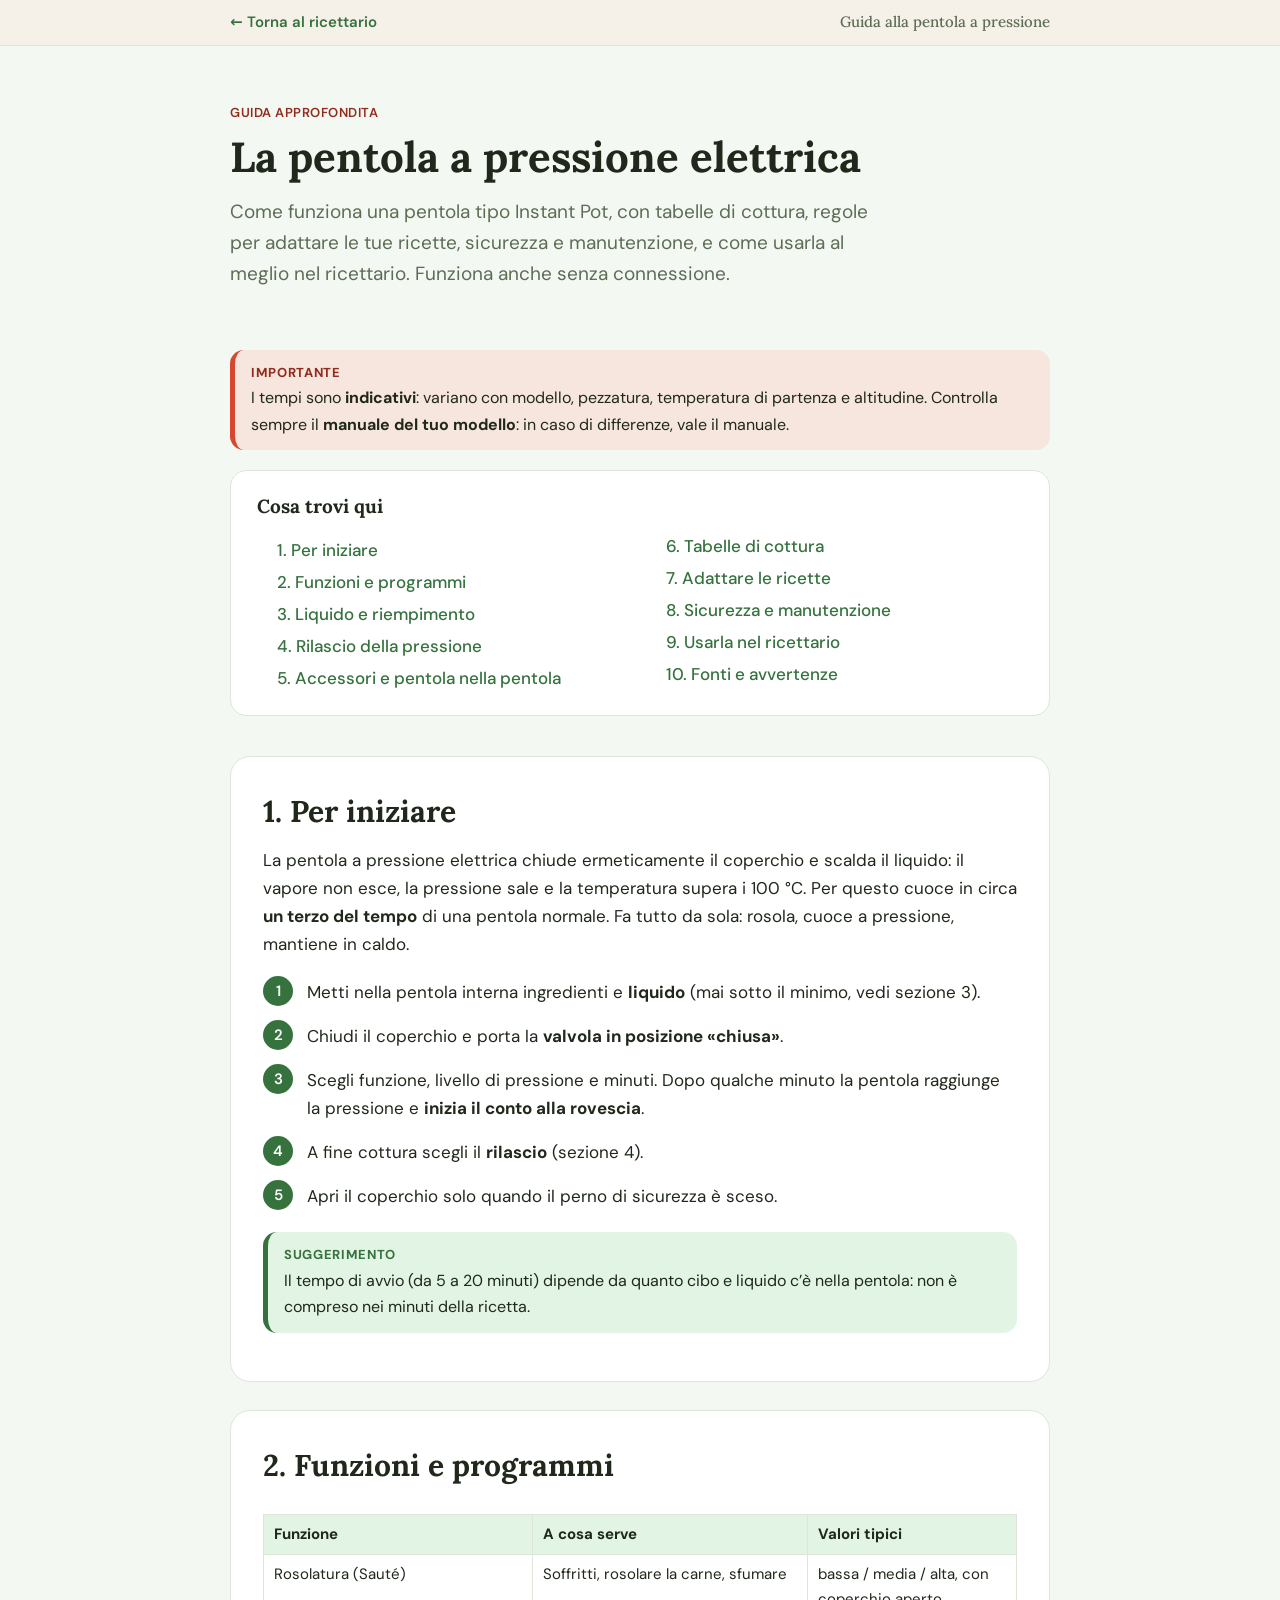
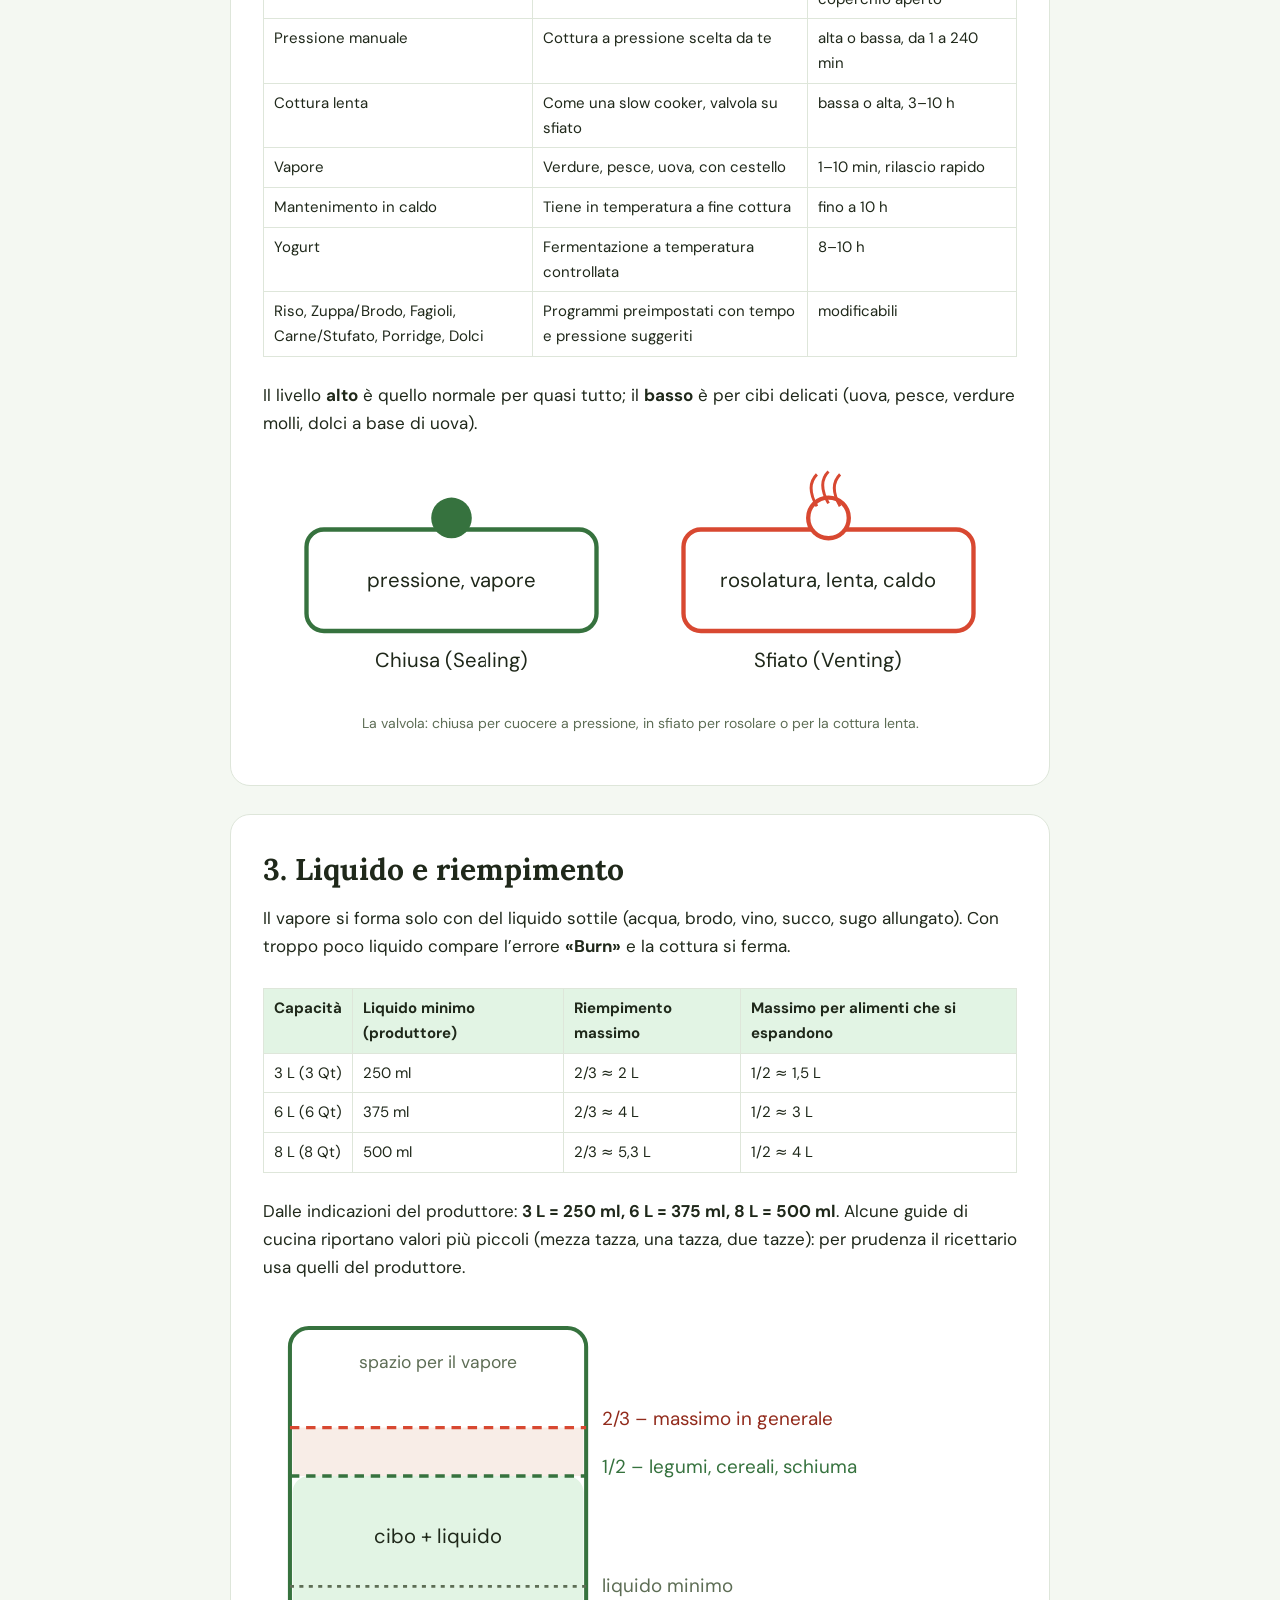
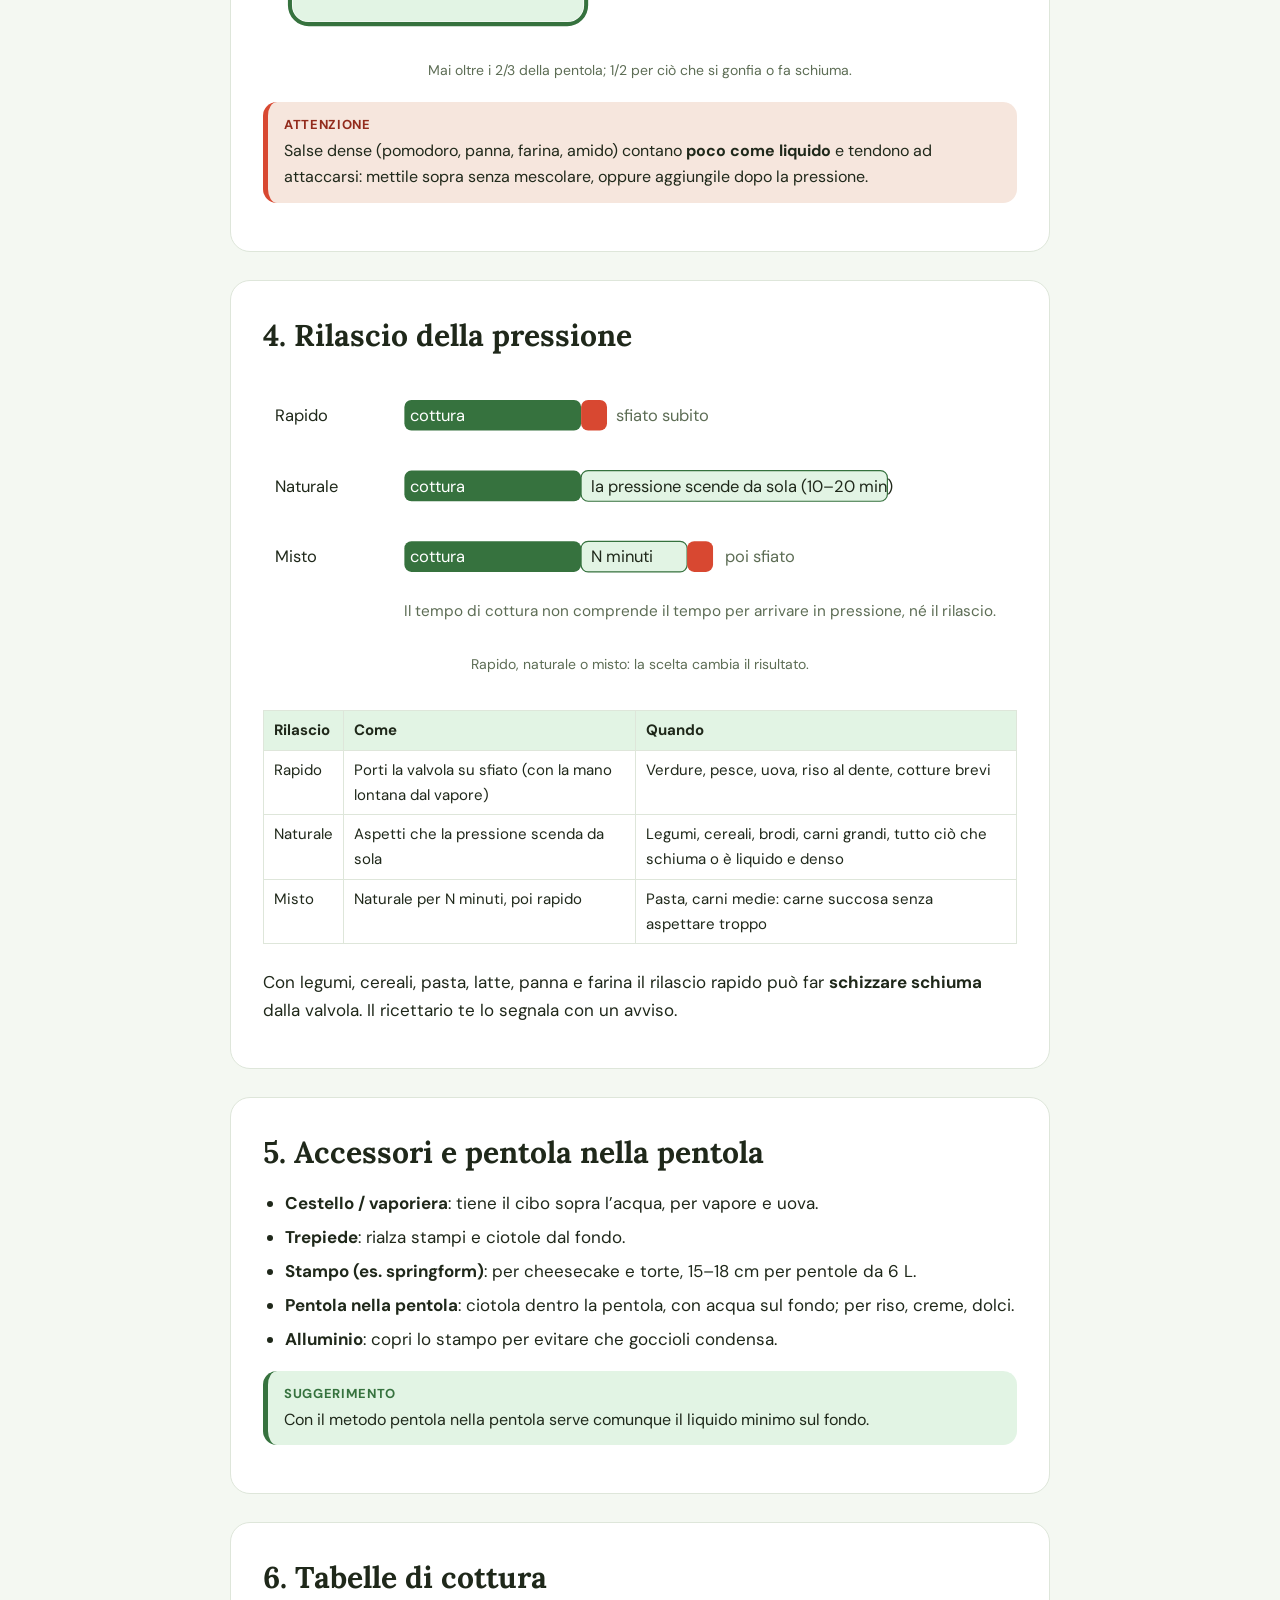
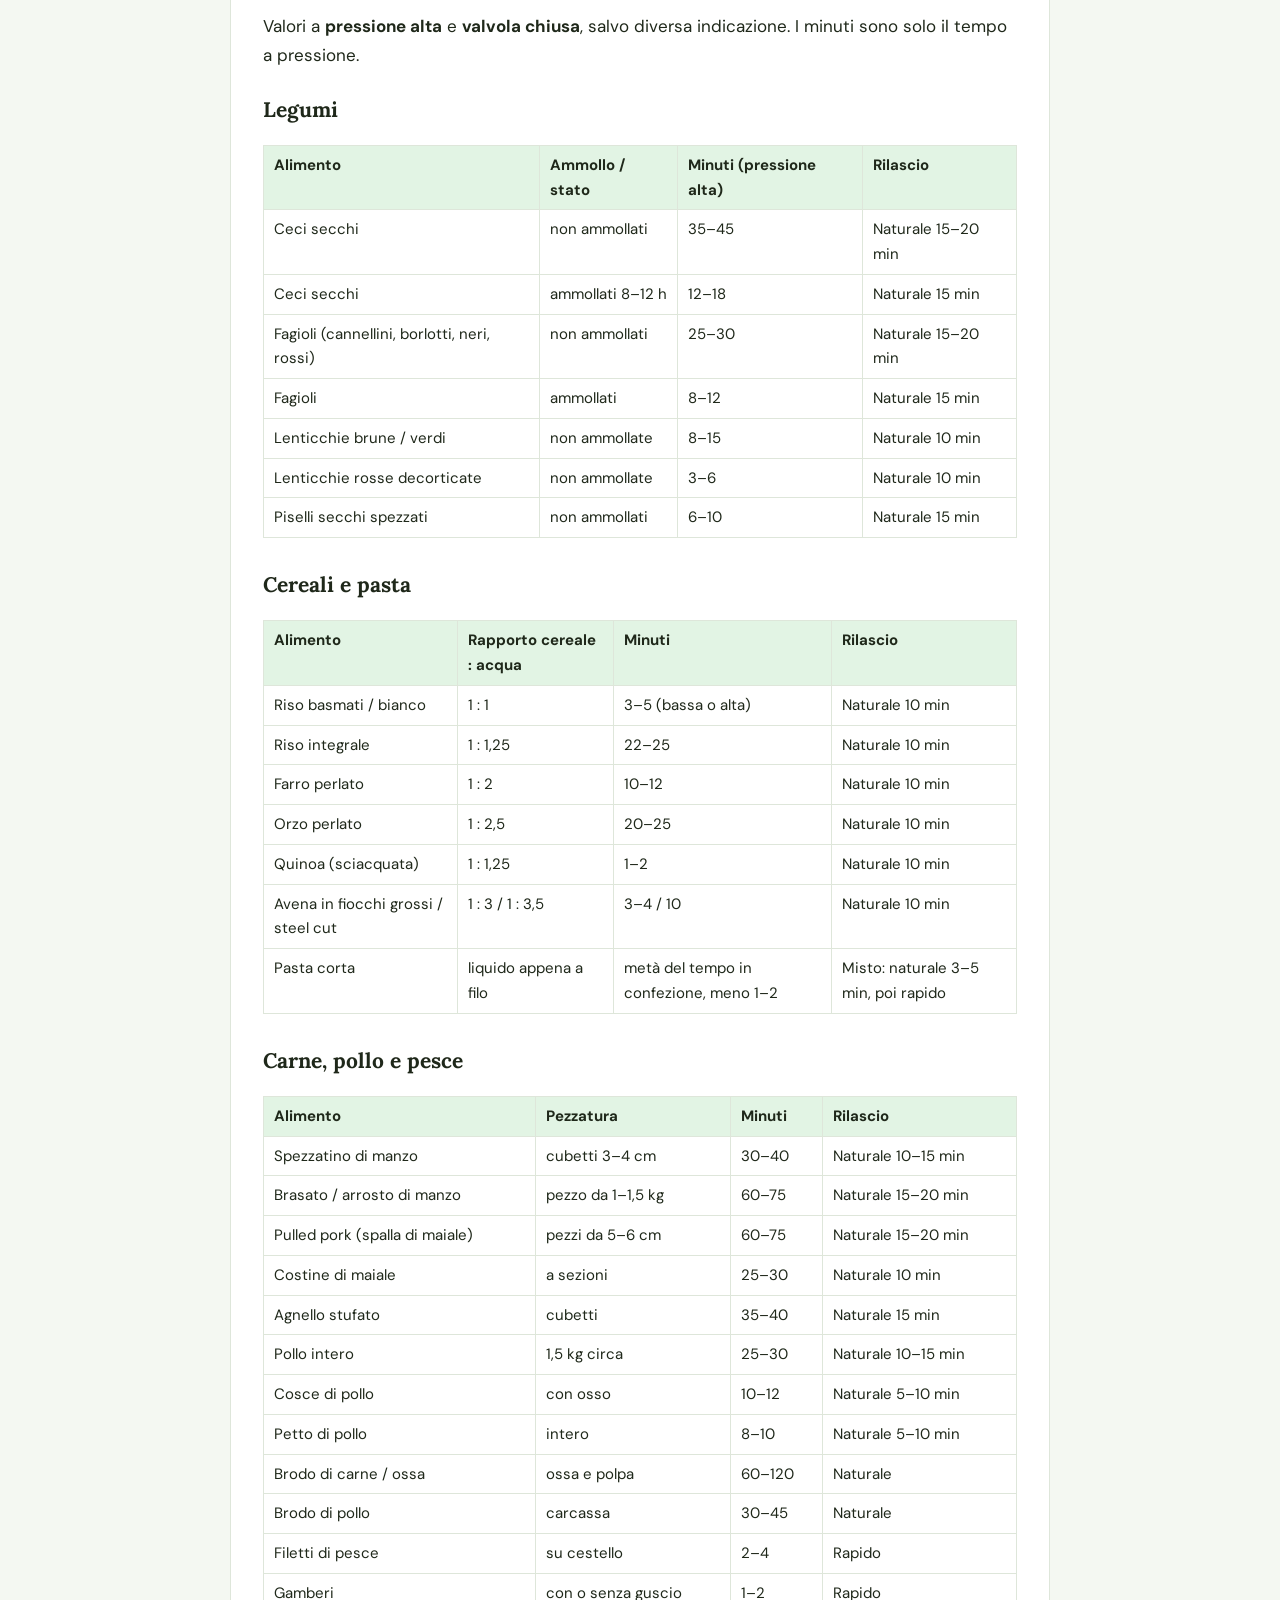
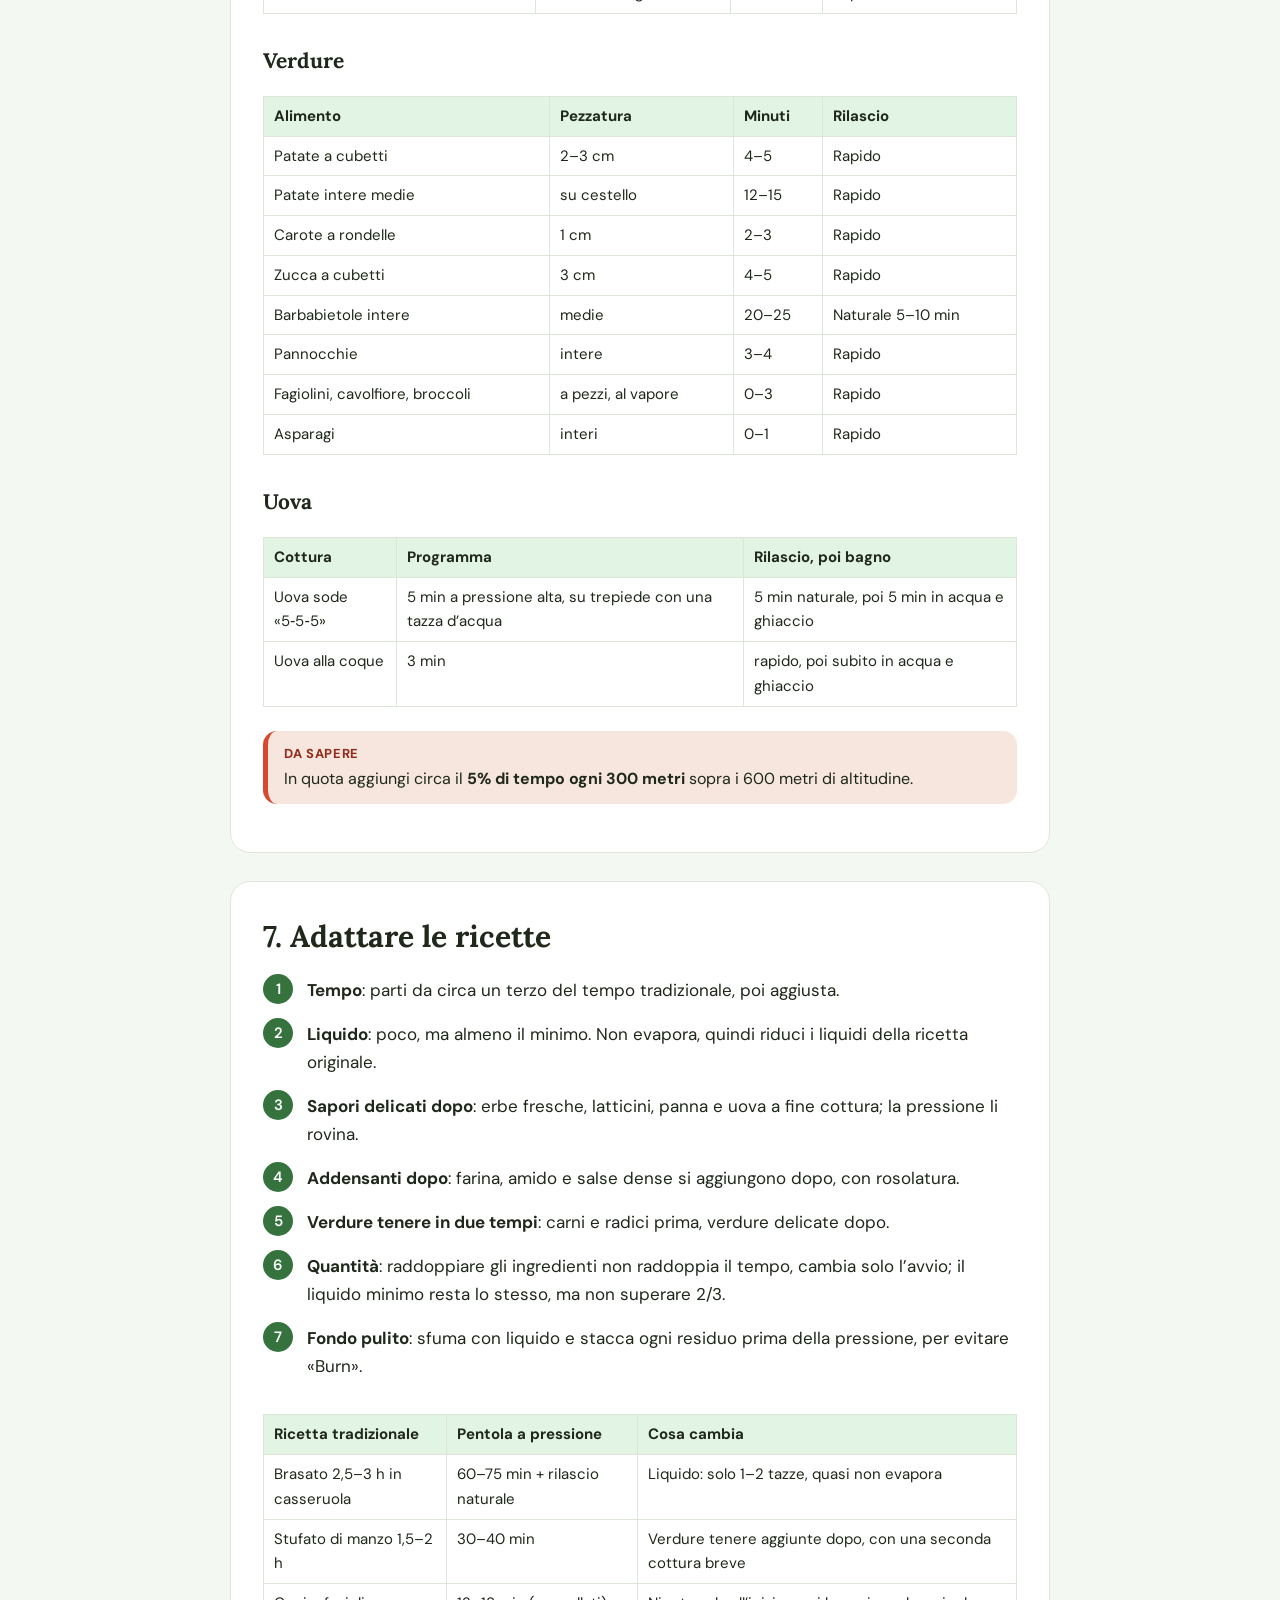
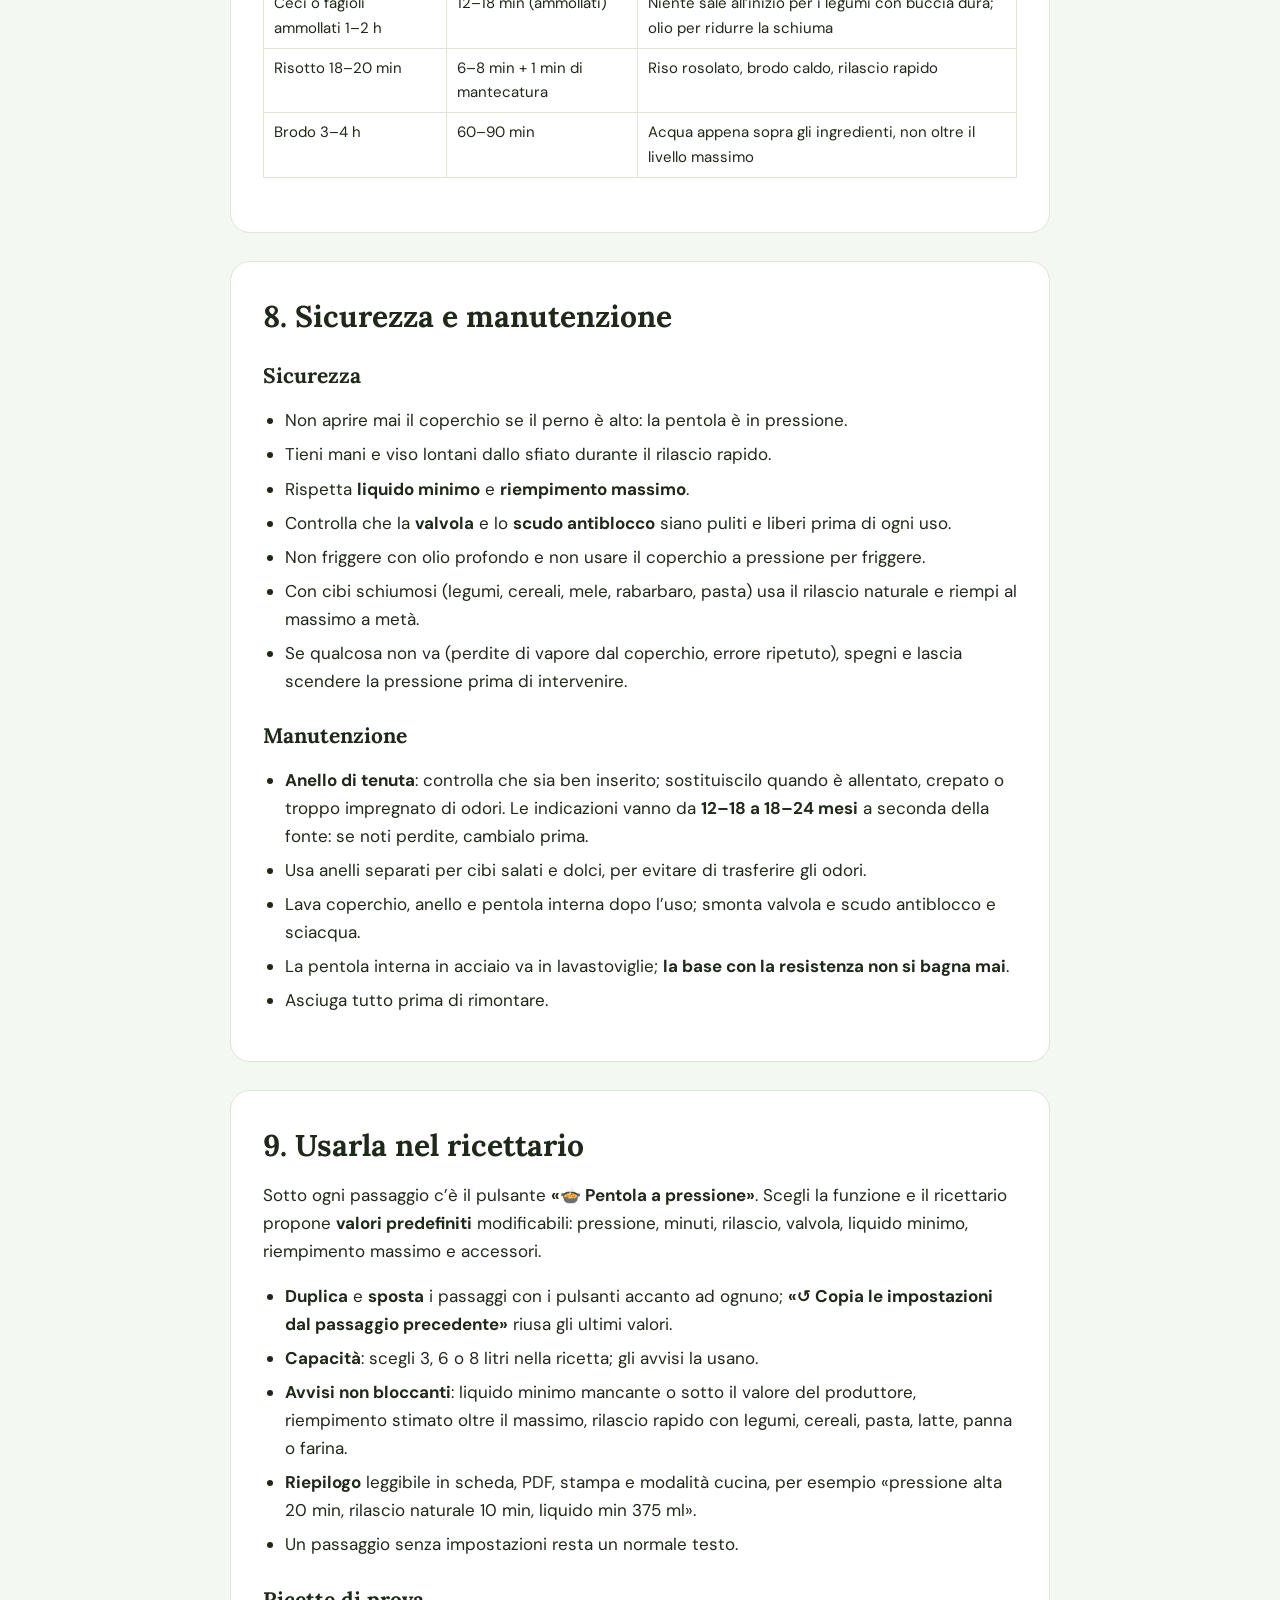
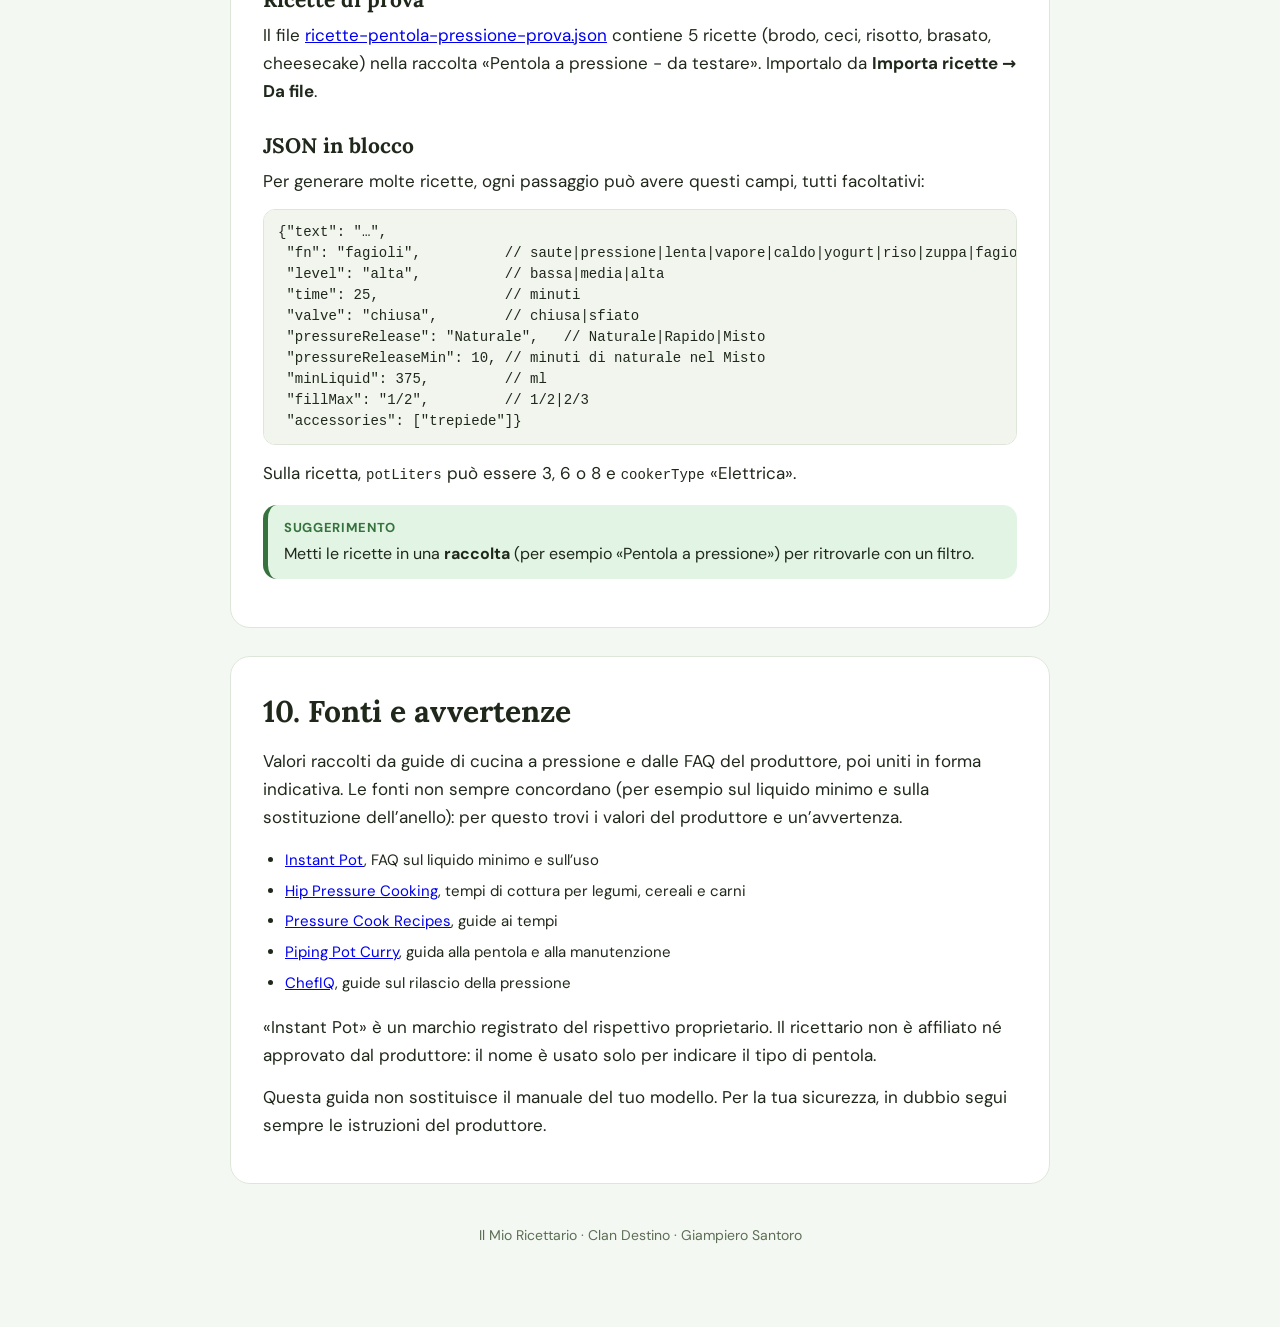
<file: guida-pentola.html>
<!doctype html><html lang="it"><head><meta charset="utf-8"><meta name="viewport" content="width=device-width,initial-scale=1">
<title>Guida alla pentola a pressione - Il Mio Ricettario</title>
<link rel="icon" type="image/png" sizes="32x32" href="img/favicon-32.png">
<link rel="stylesheet" href="fonts/fonts.css">
<style>
:root{--bg:#F4F8F2;--surface:#FFFFFF;--sage:#36723E;--sage-soft:#E2F4E4;--terra:#D84831;--terra-ink:#922B1C;--text:#1F281A;--text2:#5D6D55;--border:#DEE6DA}
*{box-sizing:border-box}
body{margin:0;background:var(--bg);color:var(--text);font:17px/1.65 "DM Sans",system-ui,-apple-system,"Segoe UI",sans-serif}
.wrap{max-width:860px;margin:0 auto;padding:0 20px 80px}
header.hero{padding:56px 0 28px}
header.hero .kicker{color:var(--terra-ink);font-weight:600;letter-spacing:.04em;text-transform:uppercase;font-size:13px}
h1,h2,h3{font-family:Lora,Georgia,serif;line-height:1.25;margin:0}
h1{font-size:42px;margin:8px 0 12px}
h2{font-size:30px;margin:0 0 16px;padding-top:6px}
h3{font-size:21px;margin:28px 0 8px}
.lead{color:var(--text2);font-size:19px;max-width:640px}
nav.toc{background:var(--surface);border:1px solid var(--border);border-radius:16px;padding:20px 26px;margin:20px 0 40px}
nav.toc strong{font-family:Lora,serif;font-size:19px}
nav.toc ol{columns:2;column-gap:32px;margin:10px 0 0;padding-left:20px;list-style:none}
nav.toc li{margin:4px 0;break-inside:avoid}
nav.toc a{color:var(--sage);text-decoration:none;font-weight:500}
nav.toc a:hover{text-decoration:underline}
section{background:var(--surface);border:1px solid var(--border);border-radius:20px;padding:30px 32px;margin:0 0 28px}
p{margin:0 0 14px}
ul{padding-left:22px} li{margin:6px 0}
ol.steps{list-style:none;counter-reset:s;padding:0;margin:16px 0}
ol.steps li{counter-increment:s;position:relative;padding:4px 0 4px 44px;margin:8px 0}
ol.steps li::before{content:counter(s);position:absolute;left:0;top:2px;width:30px;height:30px;border-radius:50%;background:var(--sage);color:#fff;font-weight:600;display:flex;align-items:center;justify-content:center;font-size:15px}
figure{margin:20px 0}
figure img{display:block;width:100%;height:auto;border-radius:12px;border:1px solid var(--border);box-shadow:0 6px 22px rgba(40,50,40,.10)}
figcaption{text-align:center;color:var(--text2);font-size:14px;margin-top:8px}
.phones{display:flex;gap:14px;justify-content:center;flex-wrap:wrap;margin:20px 0}
.phones figure{flex:0 1 220px;margin:0}
.phones figure img{border-radius:22px;border:6px solid #2d322d;box-shadow:0 8px 22px rgba(40,50,40,.2)}
.tip,.note{border-radius:14px;padding:12px 16px;margin:18px 0;font-size:16px}
.tip{background:var(--sage-soft);border-left:5px solid var(--sage)}
.note{background:#F6E6DD;border-left:5px solid var(--terra)}
.lbl{display:block;font-size:13px;font-weight:700;text-transform:uppercase;letter-spacing:.05em;margin-bottom:2px}
.tip .lbl{color:var(--sage)} .note .lbl{color:var(--terra-ink)}
footer{text-align:center;color:var(--text2);font-size:14px;padding-top:12px}
@media (max-width:640px){h1{font-size:32px} h2{font-size:25px} section{padding:22px 18px} nav.toc ol{columns:1} .phones figure{flex-basis:46%}}
@media print{body{background:#fff;font-size:12pt} section{border:none;padding:0;break-inside:auto;page-break-before:always} section:first-of-type{page-break-before:auto} figure,.tip,.note{break-inside:avoid} nav.toc{display:none} figure img{box-shadow:none}}

.topnav{position:sticky;top:0;z-index:10;background:rgba(245,241,232,.94);backdrop-filter:blur(6px);border-bottom:1px solid var(--border)}
.topnav .in{max-width:860px;margin:0 auto;padding:10px 20px;display:flex;align-items:center;justify-content:space-between;gap:12px}
.topnav a{color:var(--sage);font-weight:600;text-decoration:none;font-size:15px}
.topnav a:hover{text-decoration:underline}
.topnav .t{font-family:Lora,Georgia,serif;color:var(--text2);font-size:15px}
@media print{.topnav{display:none}}

table{width:100%;border-collapse:collapse;margin:14px 0 6px;font-size:15px}
th,td{border:1px solid var(--border);padding:7px 10px;text-align:left;vertical-align:top}
th{background:var(--sage-soft);font-weight:700}
.tw{overflow-x:auto;margin:6px 0 18px}
.tw table{min-width:560px}
td.n{white-space:nowrap}
code,pre{font-family:ui-monospace,Menlo,Consolas,monospace;font-size:14px}
pre{background:#F1F5EE;border:1px solid var(--border);border-radius:12px;padding:12px 14px;overflow-x:auto;line-height:1.5}
svg{max-width:100%;height:auto;display:block;margin:0 auto}
.src li{font-size:15px}
@media print{.tw{overflow:visible}.tw table{min-width:0}}
</style></head><body>
<div class="topnav"><div class="in"><a href="index.html" id="back-link">← Torna al ricettario</a><span class="t">Guida alla pentola a pressione</span></div></div>
<script>document.getElementById('back-link').addEventListener('click',function(e){if(location.protocol==='blob:'||window.opener){e.preventDefault();window.close();}});</script>
<div class="wrap">
<header class="hero"><div class="kicker">Guida approfondita</div><h1>La pentola a pressione elettrica</h1>
<p class="lead">Come funziona una pentola tipo Instant Pot, con tabelle di cottura, regole per adattare le tue ricette, sicurezza e manutenzione, e come usarla al meglio nel ricettario. Funziona anche senza connessione.</p></header>
<div class="note"><span class="lbl">Importante</span>I tempi sono <b>indicativi</b>: variano con modello, pezzatura, temperatura di partenza e altitudine. Controlla sempre il <b>manuale del tuo modello</b>: in caso di differenze, vale il manuale.</div>
<nav class="toc"><strong>Cosa trovi qui</strong><ol><li><a href="#inizio">1. Per iniziare</a></li><li><a href="#funzioni">2. Funzioni e programmi</a></li><li><a href="#liquido">3. Liquido e riempimento</a></li><li><a href="#rilascio">4. Rilascio della pressione</a></li><li><a href="#accessori">5. Accessori e pentola nella pentola</a></li><li><a href="#tabelle">6. Tabelle di cottura</a></li><li><a href="#adattare">7. Adattare le ricette</a></li><li><a href="#sicurezza">8. Sicurezza e manutenzione</a></li><li><a href="#ricettario">9. Usarla nel ricettario</a></li><li><a href="#fonti">10. Fonti e avvertenze</a></li></ol></nav>
<section id="inizio"><h2>1. Per iniziare</h2>
<p>La pentola a pressione elettrica chiude ermeticamente il coperchio e scalda il liquido: il vapore non esce, la pressione sale e la temperatura supera i 100 °C. Per questo cuoce in circa <b>un terzo del tempo</b> di una pentola normale. Fa tutto da sola: rosola, cuoce a pressione, mantiene in caldo.</p>
<ol class="steps"><li>Metti nella pentola interna ingredienti e <b>liquido</b> (mai sotto il minimo, vedi sezione 3).</li><li>Chiudi il coperchio e porta la <b>valvola in posizione «chiusa»</b>.</li><li>Scegli funzione, livello di pressione e minuti. Dopo qualche minuto la pentola raggiunge la pressione e <b>inizia il conto alla rovescia</b>.</li><li>A fine cottura scegli il <b>rilascio</b> (sezione 4).</li><li>Apri il coperchio solo quando il perno di sicurezza è sceso.</li></ol>
<div class="tip"><span class="lbl">Suggerimento</span>Il tempo di avvio (da 5 a 20 minuti) dipende da quanto cibo e liquido c’è nella pentola: non è compreso nei minuti della ricetta.</div></section>
<section id="funzioni"><h2>2. Funzioni e programmi</h2>
<div class="tw"><table><thead><tr><th>Funzione</th><th>A cosa serve</th><th>Valori tipici</th></tr></thead><tbody><tr><td>Rosolatura (Sauté)</td><td>Soffritti, rosolare la carne, sfumare</td><td>bassa / media / alta, con coperchio aperto</td></tr><tr><td>Pressione manuale</td><td>Cottura a pressione scelta da te</td><td>alta o bassa, da 1 a 240 min</td></tr><tr><td>Cottura lenta</td><td>Come una slow cooker, valvola su sfiato</td><td>bassa o alta, 3–10 h</td></tr><tr><td>Vapore</td><td>Verdure, pesce, uova, con cestello</td><td>1–10 min, rilascio rapido</td></tr><tr><td>Mantenimento in caldo</td><td>Tiene in temperatura a fine cottura</td><td>fino a 10 h</td></tr><tr><td>Yogurt</td><td>Fermentazione a temperatura controllata</td><td>8–10 h</td></tr><tr><td>Riso, Zuppa/Brodo, Fagioli, Carne/Stufato, Porridge, Dolci</td><td>Programmi preimpostati con tempo e pressione suggeriti</td><td>modificabili</td></tr></tbody></table></div>
<p>Il livello <b>alto</b> è quello normale per quasi tutto; il <b>basso</b> è per cibi delicati (uova, pesce, verdure molli, dolci a base di uova).</p>
<figure><svg viewBox="0 0 520 170" role="img" aria-label="Posizioni della valvola: chiusa e sfiato"><title>Valvola</title>
<g font-family="DM Sans,sans-serif" font-size="14" fill="#1F281A">
<rect x="30" y="50" width="200" height="70" rx="12" fill="#fff" stroke="#36723E" stroke-width="3"/><circle cx="130" cy="42" r="14" fill="#36723E"/><text x="130" y="145" text-anchor="middle">Chiusa (Sealing)</text><text x="130" y="90" text-anchor="middle">pressione, vapore</text>
<rect x="290" y="50" width="200" height="70" rx="12" fill="#fff" stroke="#D84831" stroke-width="3"/><circle cx="390" cy="42" r="14" fill="#fff" stroke="#D84831" stroke-width="3"/><path d="M382 34 q-8 -14 0 -22 M390 32 q-8 -14 0 -22 M398 34 q-8 -14 0 -22" stroke="#D84831" fill="none" stroke-width="2"/><text x="390" y="145" text-anchor="middle">Sfiato (Venting)</text><text x="390" y="90" text-anchor="middle">rosolatura, lenta, caldo</text></g></svg><figcaption>La valvola: chiusa per cuocere a pressione, in sfiato per rosolare o per la cottura lenta.</figcaption></figure></section>
<section id="liquido"><h2>3. Liquido e riempimento</h2>
<p>Il vapore si forma solo con del liquido sottile (acqua, brodo, vino, succo, sugo allungato). Con troppo poco liquido compare l’errore <b>«Burn»</b> e la cottura si ferma.</p>
<div class="tw"><table><thead><tr><th>Capacità</th><th>Liquido minimo (produttore)</th><th>Riempimento massimo</th><th>Massimo per alimenti che si espandono</th></tr></thead><tbody><tr><td>3 L (3 Qt)</td><td>250 ml</td><td>2/3 ≈ 2 L</td><td>1/2 ≈ 1,5 L</td></tr><tr><td>6 L (6 Qt)</td><td>375 ml</td><td>2/3 ≈ 4 L</td><td>1/2 ≈ 3 L</td></tr><tr><td>8 L (8 Qt)</td><td>500 ml</td><td>2/3 ≈ 5,3 L</td><td>1/2 ≈ 4 L</td></tr></tbody></table></div>
<p>Dalle indicazioni del produttore: <b>3 L = 250 ml, 6 L = 375 ml, 8 L = 500 ml</b>. Alcune guide di cucina riportano valori più piccoli (mezza tazza, una tazza, due tazze): per prudenza il ricettario usa quelli del produttore.</p>
<figure><svg viewBox="0 0 560 260" role="img" aria-label="Livelli di riempimento della pentola: liquido minimo, metà, due terzi"><title>Livelli di riempimento</title>
<rect x="20" y="20" width="220" height="220" rx="14" fill="#fff" stroke="#36723E" stroke-width="3"/>
<rect x="22" y="130" width="216" height="108" rx="12" fill="#E2F4E4"/>
<rect x="22" y="94" width="216" height="36" fill="#F6E6DD" opacity=".7"/>
<line x1="20" y1="94" x2="240" y2="94" stroke="#D84831" stroke-width="2.5" stroke-dasharray="7 5"/>
<line x1="20" y1="130" x2="240" y2="130" stroke="#36723E" stroke-width="2.5" stroke-dasharray="7 5"/>
<line x1="20" y1="212" x2="240" y2="212" stroke="#5D6D55" stroke-width="2" stroke-dasharray="3 4"/>
<g font-size="14" font-family="DM Sans,sans-serif"><text x="252" y="92" fill="#922B1C">2/3 – massimo in generale</text>
<text x="252" y="128" fill="#36723E">1/2 – legumi, cereali, schiuma</text>
<text x="252" y="216" fill="#5D6D55">liquido minimo</text>
<text x="130" y="180" fill="#1F281A" text-anchor="middle" font-size="15">cibo + liquido</text>
<text x="130" y="50" fill="#5D6D55" text-anchor="middle" font-size="13">spazio per il vapore</text></g></svg><figcaption>Mai oltre i 2/3 della pentola; 1/2 per ciò che si gonfia o fa schiuma.</figcaption></figure>
<div class="note"><span class="lbl">Attenzione</span>Salse dense (pomodoro, panna, farina, amido) contano <b>poco come liquido</b> e tendono ad attaccarsi: mettile sopra senza mescolare, oppure aggiungile dopo la pressione.</div></section>
<section id="rilascio"><h2>4. Rilascio della pressione</h2>
<figure><svg viewBox="0 0 640 230" role="img" aria-label="Tre tipi di rilascio della pressione"><title>Rilascio della pressione</title>
<g font-family="DM Sans,sans-serif" font-size="14" fill="#1F281A">
<text x="10" y="40">Rapido</text><rect x="120" y="22" width="150" height="26" rx="6" fill="#36723E"/><text x="125" y="40" fill="#fff">cottura</text><rect x="270" y="22" width="22" height="26" rx="6" fill="#D84831"/><text x="300" y="40" fill="#5D6D55">sfiato subito</text>
<text x="10" y="100">Naturale</text><rect x="120" y="82" width="150" height="26" rx="6" fill="#36723E"/><text x="125" y="100" fill="#fff">cottura</text><rect x="270" y="82" width="260" height="26" rx="6" fill="#E2F4E4" stroke="#36723E"/><text x="278" y="100" fill="#1F281A">la pressione scende da sola (10–20 min)</text>
<text x="10" y="160">Misto</text><rect x="120" y="142" width="150" height="26" rx="6" fill="#36723E"/><text x="125" y="160" fill="#fff">cottura</text><rect x="270" y="142" width="90" height="26" rx="6" fill="#E2F4E4" stroke="#36723E"/><text x="278" y="160">N minuti</text><rect x="360" y="142" width="22" height="26" rx="6" fill="#D84831"/><text x="392" y="160" fill="#5D6D55">poi sfiato</text></g>
<text x="120" y="205" font-size="13" fill="#5D6D55" font-family="DM Sans,sans-serif">Il tempo di cottura non comprende il tempo per arrivare in pressione, né il rilascio.</text></svg><figcaption>Rapido, naturale o misto: la scelta cambia il risultato.</figcaption></figure>
<div class="tw"><table><thead><tr><th>Rilascio</th><th>Come</th><th>Quando</th></tr></thead><tbody><tr><td>Rapido</td><td>Porti la valvola su sfiato (con la mano lontana dal vapore)</td><td>Verdure, pesce, uova, riso al dente, cotture brevi</td></tr><tr><td>Naturale</td><td>Aspetti che la pressione scenda da sola</td><td>Legumi, cereali, brodi, carni grandi, tutto ciò che schiuma o è liquido e denso</td></tr><tr><td>Misto</td><td>Naturale per N minuti, poi rapido</td><td>Pasta, carni medie: carne succosa senza aspettare troppo</td></tr></tbody></table></div>
<p>Con legumi, cereali, pasta, latte, panna e farina il rilascio rapido può far <b>schizzare schiuma</b> dalla valvola. Il ricettario te lo segnala con un avviso.</p></section>
<section id="accessori"><h2>5. Accessori e pentola nella pentola</h2>
<ul><li><b>Cestello / vaporiera</b>: tiene il cibo sopra l’acqua, per vapore e uova.</li><li><b>Trepiede</b>: rialza stampi e ciotole dal fondo.</li><li><b>Stampo (es. springform)</b>: per cheesecake e torte, 15–18 cm per pentole da 6 L.</li><li><b>Pentola nella pentola</b>: ciotola dentro la pentola, con acqua sul fondo; per riso, creme, dolci.</li><li><b>Alluminio</b>: copri lo stampo per evitare che goccioli condensa.</li></ul>
<div class="tip"><span class="lbl">Suggerimento</span>Con il metodo pentola nella pentola serve comunque il liquido minimo sul fondo.</div></section>
<section id="tabelle"><h2>6. Tabelle di cottura</h2>
<p>Valori a <b>pressione alta</b> e <b>valvola chiusa</b>, salvo diversa indicazione. I minuti sono solo il tempo a pressione.</p>
<h3>Legumi</h3><div class="tw"><table><thead><tr><th>Alimento</th><th>Ammollo / stato</th><th>Minuti (pressione alta)</th><th>Rilascio</th></tr></thead><tbody><tr><td>Ceci secchi</td><td>non ammollati</td><td>35–45</td><td>Naturale 15–20 min</td></tr><tr><td>Ceci secchi</td><td>ammollati 8–12 h</td><td>12–18</td><td>Naturale 15 min</td></tr><tr><td>Fagioli (cannellini, borlotti, neri, rossi)</td><td>non ammollati</td><td>25–30</td><td>Naturale 15–20 min</td></tr><tr><td>Fagioli</td><td>ammollati</td><td>8–12</td><td>Naturale 15 min</td></tr><tr><td>Lenticchie brune / verdi</td><td>non ammollate</td><td>8–15</td><td>Naturale 10 min</td></tr><tr><td>Lenticchie rosse decorticate</td><td>non ammollate</td><td>3–6</td><td>Naturale 10 min</td></tr><tr><td>Piselli secchi spezzati</td><td>non ammollati</td><td>6–10</td><td>Naturale 15 min</td></tr></tbody></table></div><h3>Cereali e pasta</h3><div class="tw"><table><thead><tr><th>Alimento</th><th>Rapporto cereale : acqua</th><th>Minuti</th><th>Rilascio</th></tr></thead><tbody><tr><td>Riso basmati / bianco</td><td>1 : 1</td><td>3–5 (bassa o alta)</td><td>Naturale 10 min</td></tr><tr><td>Riso integrale</td><td>1 : 1,25</td><td>22–25</td><td>Naturale 10 min</td></tr><tr><td>Farro perlato</td><td>1 : 2</td><td>10–12</td><td>Naturale 10 min</td></tr><tr><td>Orzo perlato</td><td>1 : 2,5</td><td>20–25</td><td>Naturale 10 min</td></tr><tr><td>Quinoa (sciacquata)</td><td>1 : 1,25</td><td>1–2</td><td>Naturale 10 min</td></tr><tr><td>Avena in fiocchi grossi / steel cut</td><td>1 : 3 / 1 : 3,5</td><td>3–4 / 10</td><td>Naturale 10 min</td></tr><tr><td>Pasta corta</td><td>liquido appena a filo</td><td>metà del tempo in confezione, meno 1–2</td><td>Misto: naturale 3–5 min, poi rapido</td></tr></tbody></table></div><h3>Carne, pollo e pesce</h3><div class="tw"><table><thead><tr><th>Alimento</th><th>Pezzatura</th><th>Minuti</th><th>Rilascio</th></tr></thead><tbody><tr><td>Spezzatino di manzo</td><td>cubetti 3–4 cm</td><td>30–40</td><td>Naturale 10–15 min</td></tr><tr><td>Brasato / arrosto di manzo</td><td>pezzo da 1–1,5 kg</td><td>60–75</td><td>Naturale 15–20 min</td></tr><tr><td>Pulled pork (spalla di maiale)</td><td>pezzi da 5–6 cm</td><td>60–75</td><td>Naturale 15–20 min</td></tr><tr><td>Costine di maiale</td><td>a sezioni</td><td>25–30</td><td>Naturale 10 min</td></tr><tr><td>Agnello stufato</td><td>cubetti</td><td>35–40</td><td>Naturale 15 min</td></tr><tr><td>Pollo intero</td><td>1,5 kg circa</td><td>25–30</td><td>Naturale 10–15 min</td></tr><tr><td>Cosce di pollo</td><td>con osso</td><td>10–12</td><td>Naturale 5–10 min</td></tr><tr><td>Petto di pollo</td><td>intero</td><td>8–10</td><td>Naturale 5–10 min</td></tr><tr><td>Brodo di carne / ossa</td><td>ossa e polpa</td><td>60–120</td><td>Naturale</td></tr><tr><td>Brodo di pollo</td><td>carcassa</td><td>30–45</td><td>Naturale</td></tr><tr><td>Filetti di pesce</td><td>su cestello</td><td>2–4</td><td>Rapido</td></tr><tr><td>Gamberi</td><td>con o senza guscio</td><td>1–2</td><td>Rapido</td></tr></tbody></table></div><h3>Verdure</h3><div class="tw"><table><thead><tr><th>Alimento</th><th>Pezzatura</th><th>Minuti</th><th>Rilascio</th></tr></thead><tbody><tr><td>Patate a cubetti</td><td>2–3 cm</td><td>4–5</td><td>Rapido</td></tr><tr><td>Patate intere medie</td><td>su cestello</td><td>12–15</td><td>Rapido</td></tr><tr><td>Carote a rondelle</td><td>1 cm</td><td>2–3</td><td>Rapido</td></tr><tr><td>Zucca a cubetti</td><td>3 cm</td><td>4–5</td><td>Rapido</td></tr><tr><td>Barbabietole intere</td><td>medie</td><td>20–25</td><td>Naturale 5–10 min</td></tr><tr><td>Pannocchie</td><td>intere</td><td>3–4</td><td>Rapido</td></tr><tr><td>Fagiolini, cavolfiore, broccoli</td><td>a pezzi, al vapore</td><td>0–3</td><td>Rapido</td></tr><tr><td>Asparagi</td><td>interi</td><td>0–1</td><td>Rapido</td></tr></tbody></table></div><h3>Uova</h3><div class="tw"><table><thead><tr><th>Cottura</th><th>Programma</th><th>Rilascio, poi bagno</th></tr></thead><tbody><tr><td>Uova sode «5‑5‑5»</td><td>5 min a pressione alta, su trepiede con una tazza d’acqua</td><td>5 min naturale, poi 5 min in acqua e ghiaccio</td></tr><tr><td>Uova alla coque</td><td>3 min</td><td>rapido, poi subito in acqua e ghiaccio</td></tr></tbody></table></div>
<div class="note"><span class="lbl">Da sapere</span>In quota aggiungi circa il <b>5% di tempo ogni 300 metri</b> sopra i 600 metri di altitudine.</div></section>
<section id="adattare"><h2>7. Adattare le ricette</h2>
<ol class="steps"><li><b>Tempo</b>: parti da circa un terzo del tempo tradizionale, poi aggiusta.</li><li><b>Liquido</b>: poco, ma almeno il minimo. Non evapora, quindi riduci i liquidi della ricetta originale.</li><li><b>Sapori delicati dopo</b>: erbe fresche, latticini, panna e uova a fine cottura; la pressione li rovina.</li><li><b>Addensanti dopo</b>: farina, amido e salse dense si aggiungono dopo, con rosolatura.</li><li><b>Verdure tenere in due tempi</b>: carni e radici prima, verdure delicate dopo.</li><li><b>Quantità</b>: raddoppiare gli ingredienti non raddoppia il tempo, cambia solo l’avvio; il liquido minimo resta lo stesso, ma non superare 2/3.</li><li><b>Fondo pulito</b>: sfuma con liquido e stacca ogni residuo prima della pressione, per evitare «Burn».</li></ol><div class="tw"><table><thead><tr><th>Ricetta tradizionale</th><th>Pentola a pressione</th><th>Cosa cambia</th></tr></thead><tbody><tr><td>Brasato 2,5–3 h in casseruola</td><td>60–75 min + rilascio naturale</td><td>Liquido: solo 1–2 tazze, quasi non evapora</td></tr><tr><td>Stufato di manzo 1,5–2 h</td><td>30–40 min</td><td>Verdure tenere aggiunte dopo, con una seconda cottura breve</td></tr><tr><td>Ceci o fagioli ammollati 1–2 h</td><td>12–18 min (ammollati)</td><td>Niente sale all’inizio per i legumi con buccia dura; olio per ridurre la schiuma</td></tr><tr><td>Risotto 18–20 min</td><td>6–8 min + 1 min di mantecatura</td><td>Riso rosolato, brodo caldo, rilascio rapido</td></tr><tr><td>Brodo 3–4 h</td><td>60–90 min</td><td>Acqua appena sopra gli ingredienti, non oltre il livello massimo</td></tr></tbody></table></div></section>
<section id="sicurezza"><h2>8. Sicurezza e manutenzione</h2>
<h3>Sicurezza</h3>
<ul><li>Non aprire mai il coperchio se il perno è alto: la pentola è in pressione.</li><li>Tieni mani e viso lontani dallo sfiato durante il rilascio rapido.</li><li>Rispetta <b>liquido minimo</b> e <b>riempimento massimo</b>.</li><li>Controlla che la <b>valvola</b> e lo <b>scudo antiblocco</b> siano puliti e liberi prima di ogni uso.</li><li>Non friggere con olio profondo e non usare il coperchio a pressione per friggere.</li><li>Con cibi schiumosi (legumi, cereali, mele, rabarbaro, pasta) usa il rilascio naturale e riempi al massimo a metà.</li><li>Se qualcosa non va (perdite di vapore dal coperchio, errore ripetuto), spegni e lascia scendere la pressione prima di intervenire.</li></ul>
<h3>Manutenzione</h3>
<ul><li><b>Anello di tenuta</b>: controlla che sia ben inserito; sostituiscilo quando è allentato, crepato o troppo impregnato di odori. Le indicazioni vanno da <b>12–18 a 18–24 mesi</b> a seconda della fonte: se noti perdite, cambialo prima.</li><li>Usa anelli separati per cibi salati e dolci, per evitare di trasferire gli odori.</li><li>Lava coperchio, anello e pentola interna dopo l’uso; smonta valvola e scudo antiblocco e sciacqua.</li><li>La pentola interna in acciaio va in lavastoviglie; <b>la base con la resistenza non si bagna mai</b>.</li><li>Asciuga tutto prima di rimontare.</li></ul></section>
<section id="ricettario"><h2>9. Usarla nel ricettario</h2>
<p>Sotto ogni passaggio c’è il pulsante <b>«🍲 Pentola a pressione»</b>. Scegli la funzione e il ricettario propone <b>valori predefiniti</b> modificabili: pressione, minuti, rilascio, valvola, liquido minimo, riempimento massimo e accessori.</p>
<ul><li><b>Duplica</b> e <b>sposta</b> i passaggi con i pulsanti accanto ad ognuno; <b>«↺ Copia le impostazioni dal passaggio precedente»</b> riusa gli ultimi valori.</li><li><b>Capacità</b>: scegli 3, 6 o 8 litri nella ricetta; gli avvisi la usano.</li><li><b>Avvisi non bloccanti</b>: liquido minimo mancante o sotto il valore del produttore, riempimento stimato oltre il massimo, rilascio rapido con legumi, cereali, pasta, latte, panna o farina.</li><li><b>Riepilogo</b> leggibile in scheda, PDF, stampa e modalità cucina, per esempio «pressione alta 20 min, rilascio naturale 10 min, liquido min 375 ml».</li><li>Un passaggio senza impostazioni resta un normale testo.</li></ul>
<h3>Ricette di prova</h3>
<p>Il file <a href="esempi/ricette-pentola-pressione-prova.json" download>ricette-pentola-pressione-prova.json</a> contiene 5 ricette (brodo, ceci, risotto, brasato, cheesecake) nella raccolta «Pentola a pressione - da testare». Importalo da <b>Importa ricette → Da file</b>.</p>
<h3>JSON in blocco</h3>
<p>Per generare molte ricette, ogni passaggio può avere questi campi, tutti facoltativi:</p>
<pre>{"text": "…",
 "fn": "fagioli",          // saute|pressione|lenta|vapore|caldo|yogurt|riso|zuppa|fagioli|carne|porridge|dolci
 "level": "alta",          // bassa|media|alta
 "time": 25,               // minuti
 "valve": "chiusa",        // chiusa|sfiato
 "pressureRelease": "Naturale",   // Naturale|Rapido|Misto
 "pressureReleaseMin": 10, // minuti di naturale nel Misto
 "minLiquid": 375,         // ml
 "fillMax": "1/2",         // 1/2|2/3
 "accessories": ["trepiede"]}</pre>
<p>Sulla ricetta, <code>potLiters</code> può essere 3, 6 o 8 e <code>cookerType</code> «Elettrica».</p>
<div class="tip"><span class="lbl">Suggerimento</span>Metti le ricette in una <b>raccolta</b> (per esempio «Pentola a pressione») per ritrovarle con un filtro.</div></section>
<section id="fonti"><h2>10. Fonti e avvertenze</h2>
<p>Valori raccolti da guide di cucina a pressione e dalle FAQ del produttore, poi uniti in forma indicativa. Le fonti non sempre concordano (per esempio sul liquido minimo e sulla sostituzione dell’anello): per questo trovi i valori del produttore e un’avvertenza.</p>
<ul class="src"><li><a href="https://instantpot.com" rel="noopener">Instant Pot</a>, FAQ sul liquido minimo e sull’uso</li><li><a href="https://www.hippressurecooking.com" rel="noopener">Hip Pressure Cooking</a>, tempi di cottura per legumi, cereali e carni</li><li><a href="https://www.pressurecookrecipes.com" rel="noopener">Pressure Cook Recipes</a>, guide ai tempi</li><li><a href="https://pipingpotcurry.com" rel="noopener">Piping Pot Curry</a>, guida alla pentola e alla manutenzione</li><li><a href="https://www.chefiq.com" rel="noopener">ChefIQ</a>, guide sul rilascio della pressione</li></ul>
<p>«Instant Pot» è un marchio registrato del rispettivo proprietario. Il ricettario non è affiliato né approvato dal produttore: il nome è usato solo per indicare il tipo di pentola.</p>
<p>Questa guida non sostituisce il manuale del tuo modello. Per la tua sicurezza, in dubbio segui sempre le istruzioni del produttore.</p></section>
<footer>Il Mio Ricettario · Clan Destino · Giampiero Santoro</footer></div></body></html>
</file>
<file: fonts/fonts.css>
/* Font incluso nell'app (nessuna chiamata a Google). DM Sans e Lora: SIL Open Font License 1.1. */
@font-face{font-family:'DM Sans';font-style:normal;font-weight:400;font-display:swap;src:url(dm-sans-latin-400-normal.woff2) format('woff2');}
@font-face{font-family:'DM Sans';font-style:normal;font-weight:500;font-display:swap;src:url(dm-sans-latin-500-normal.woff2) format('woff2');}
@font-face{font-family:'DM Sans';font-style:normal;font-weight:600;font-display:swap;src:url(dm-sans-latin-600-normal.woff2) format('woff2');}
@font-face{font-family:'DM Sans';font-style:normal;font-weight:700;font-display:swap;src:url(dm-sans-latin-700-normal.woff2) format('woff2');}
@font-face{font-family:'DM Sans';font-style:italic;font-weight:400;font-display:swap;src:url(dm-sans-latin-400-italic.woff2) format('woff2');}
@font-face{font-family:'Lora';font-style:normal;font-weight:500;font-display:swap;src:url(lora-latin-500-normal.woff2) format('woff2');}
@font-face{font-family:'Lora';font-style:normal;font-weight:600;font-display:swap;src:url(lora-latin-600-normal.woff2) format('woff2');}
@font-face{font-family:'Lora';font-style:normal;font-weight:700;font-display:swap;src:url(lora-latin-700-normal.woff2) format('woff2');}
@font-face{font-family:'Lora';font-style:italic;font-weight:500;font-display:swap;src:url(lora-latin-500-italic.woff2) format('woff2');}
</file>
